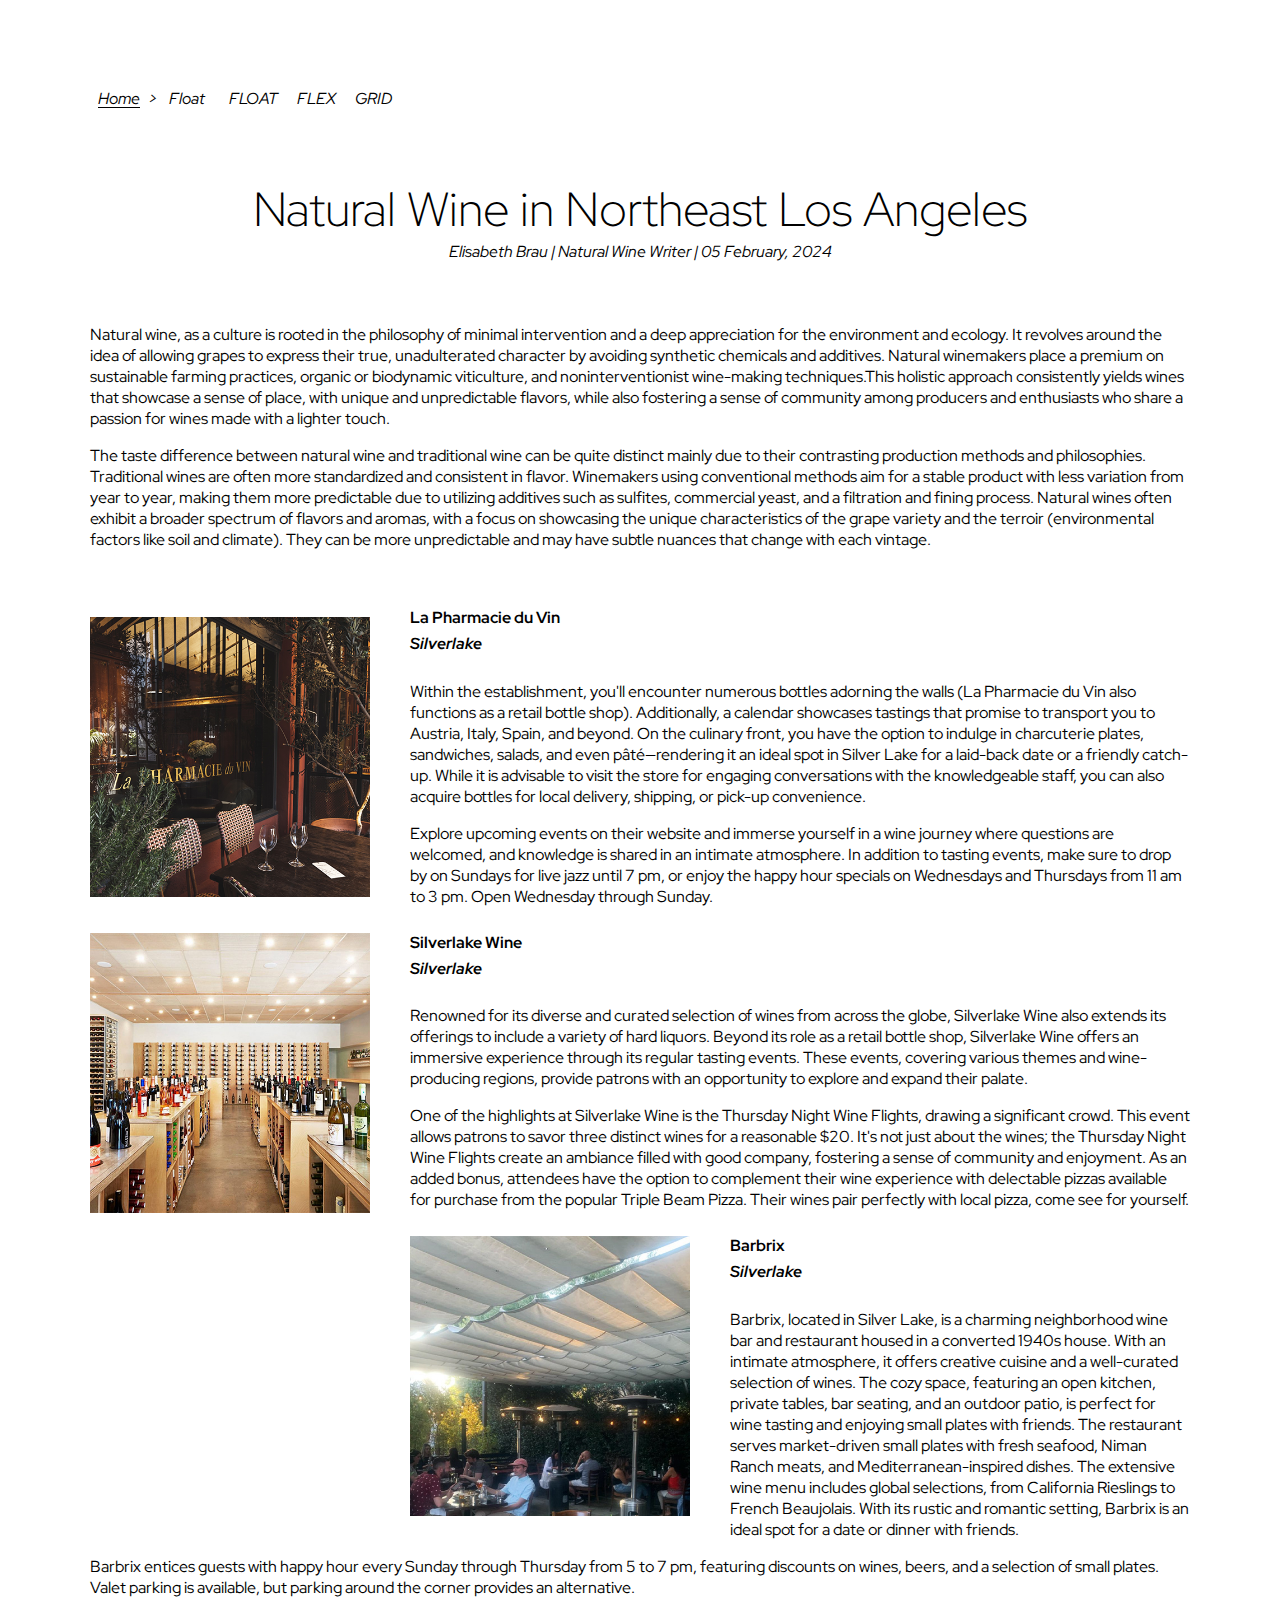
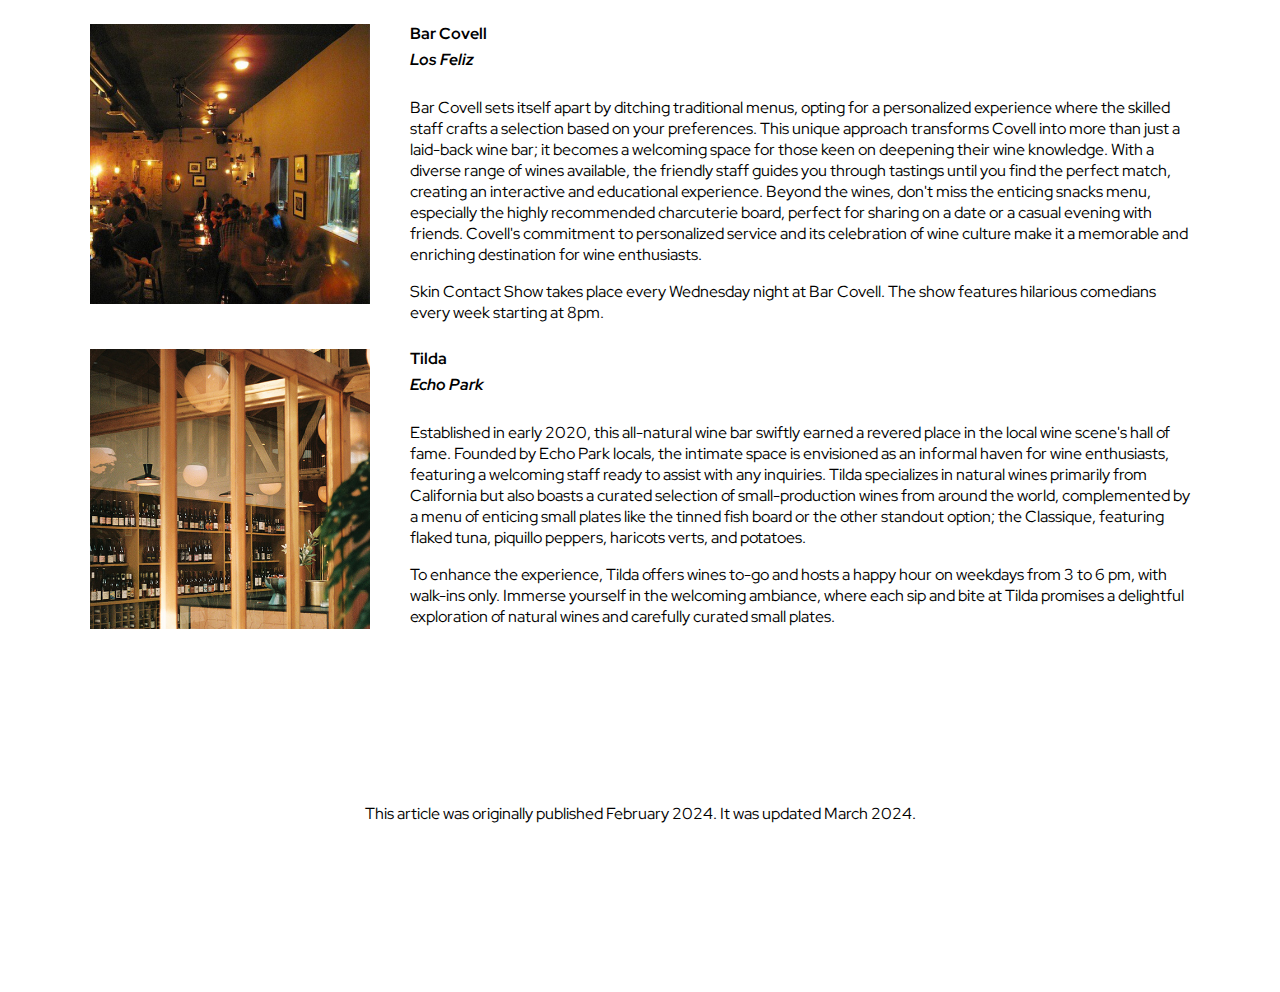
<file: index.html>
<!DOCTYPE html>
<html lang="en">
  <head>
    <meta charset="UTF-8" />
    <link
      rel="stylesheet"
      href="https://fonts.googleapis.com/css2?family=Red+Hat+Display:ital,wght@0,300;0,400;0,500;1,300&display=swap"
    />
    <link rel="stylesheet" href="style.css" />
  </head>
    <body>
      <div class="content-wrapper"> 
        <nav class="navbar" role="navigation" aria-label="main menu">
          <ol
            class="breadcrumbs"
            role="breadcrumb"
            aria-label="breadcrumb navigation"
          >
            <li><a href="index.html">Home</a></li>
            <li>Float</li>
          </ol>
          <ul class="main_nav" role="main_nav" aria-label="main navigation">
            <li><a href="float.html">FLOAT</a></li>
            <li><a href="flex.html">FLEX</a></li>
            <li><a href="grid.html">GRID</a></li>
          </ul>
        </nav>
  
        <header>
          <h1>Natural Wine in Northeast Los Angeles</h1>
          <div class="byline" role="byline" aria-label="byline">
            <div class="author">Elisabeth Brau</div>
            <div class="seperator">|</div>
            <div class="author-title">Natural Wine Writer</div>
            <div class="seperator">|</div>
            <time datetime="2024-02-05">05 February, 2024</time>
        </div>
        </header>
      <main>
        <!--Main section of the article-->
        <section class="intro">
          <div>
            <p>
              Natural wine, as a culture is rooted in the philosophy of minimal
              intervention and a deep appreciation for the environment and
              ecology. It revolves around the idea of allowing grapes to express
              their true, unadulterated character by avoiding synthetic chemicals
              and additives. Natural winemakers place a premium on sustainable
              farming practices, organic or biodynamic viticulture, and
              noninterventionist wine-making techniques.This holistic approach
              consistently yields wines that showcase a sense of place, with
              unique and unpredictable flavors, while also fostering a sense of
              community among producers and enthusiasts who share a passion for
              wines made with a lighter touch.
            </p>
          </div>
  
          <div>
            <p>
              The taste difference between natural wine and traditional wine can
              be quite distinct mainly due to their contrasting production methods
              and philosophies. Traditional wines are often more standardized and
              consistent in flavor. Winemakers using conventional methods aim for
              a stable product with less variation from year to year, making them
              more predictable due to utilizing additives such as sulfites,
              commercial yeast, and a filtration and fining process. Natural wines
              often exhibit a broader spectrum of flavors and aromas, with a focus
              on showcasing the unique characteristics of the grape variety and
              the terroir (environmental factors like soil and climate). They can
              be more unpredictable and may have subtle nuances that change with
              each vintage.
            </p>
          </div>
        </section>
  
        <section class="locational-guide">
          <div>
            <figure>
              <img
                class="sectionImage"
                src="./images/naturalwine2.png"
                width="280"
                alt="La Pharmacie du Vin"
              />
            </figure>
            <h2>La Pharmacie du Vin</h2>
            <h5>Silverlake</h5>
            <p>
              Within the establishment, you'll encounter numerous bottles adorning the walls (La Pharmacie du Vin also functions as a retail bottle shop). Additionally, a calendar showcases tastings that promise to transport you to Austria, Italy, Spain, and beyond. On the culinary front, you have the option to indulge in charcuterie plates, sandwiches, salads, and even pâté—rendering it an ideal spot in Silver Lake for a laid-back date or a friendly catch-up. While it is advisable to visit the store for engaging conversations with the knowledgeable staff, you can also acquire bottles for local delivery, shipping, or pick-up convenience.
            </p>
            <p>
              Explore upcoming events on their website and immerse yourself in a
              wine journey where questions are welcomed, and knowledge is shared
              in an intimate atmosphere. In addition to tasting events, make sure to drop by on Sundays for live jazz until 7 pm, or enjoy the happy hour specials on Wednesdays and Thursdays from 11 am to 3 pm. Open Wednesday through Sunday.
            </p>
          </div>
          <figure>
            <img
              class="sectionImage"
              src="./images/SilverlakeWine.jpg"
              width="280"
              alt="Tilda"
            />
          </figure>
          <div>
            <h2>Silverlake Wine</h2>
            <h5>Silverlake</h5>
            <p>
              Renowned for its diverse and curated selection of wines from across the globe, Silverlake Wine also extends its offerings to include a variety of hard liquors. Beyond its role as a retail bottle shop, Silverlake Wine offers an immersive experience through its regular tasting events. These events, covering various themes and wine-producing regions, provide patrons with an opportunity to explore and expand their palate.
            </p>
            <p>
              One of the highlights at Silverlake Wine is the Thursday Night Wine Flights, drawing a significant crowd. This event allows patrons to savor three distinct wines for a reasonable $20. It's not just about the wines; the Thursday Night Wine Flights create an ambiance filled with good company, fostering a sense of community and enjoyment. As an added bonus, attendees have the option to complement their wine experience with delectable pizzas available for purchase from the popular Triple Beam Pizza. Their wines pair perfectly with local pizza, come see for yourself. 
            </p>
          </div>
          <figure>
            <img
              class="sectionImage"
              src="./images/BarBrix.jpg"
              width="280"
              alt="Tilda"
            />
          </figure>
          <div>
            <h2>Barbrix</h2>
            <h5>Silverlake</h5>
            <p>Barbrix, located in Silver Lake, is a charming neighborhood wine bar and restaurant housed in a converted 1940s house. With an intimate atmosphere, it offers creative cuisine and a well-curated selection of wines. The cozy space, featuring an open kitchen, private tables, bar seating, and an outdoor patio, is perfect for wine tasting and enjoying small plates with friends. The restaurant serves market-driven small plates with fresh seafood, Niman Ranch meats, and Mediterranean-inspired dishes. The extensive wine menu includes global selections, from California Rieslings to French Beaujolais. With its rustic and romantic setting, Barbrix is an ideal spot for a date or dinner with friends. </p>
            <p>
              Barbrix entices guests with happy hour every Sunday through Thursday from 5 to 7 pm, featuring discounts on wines, beers, and a selection of small plates. Valet parking is available, but parking around the corner provides an alternative.
            </p>
          </div>
          <figure>
            <img
              class="sectionImage"
              src="./images/BarCovelle.jpg"
              width="280"
              alt="Tilda"
            />
          </figure>
          <div>
            <h2>Bar Covell</h2>
            <h5>Los Feliz</h5>
            <p>
              Bar Covell sets itself apart by ditching traditional menus, opting for a personalized experience where the skilled staff crafts a selection based on your preferences. This unique approach transforms Covell into more than just a laid-back wine bar; it becomes a welcoming space for those keen on deepening their wine knowledge. With a diverse range of wines available, the friendly staff guides you through tastings until you find the perfect match, creating an interactive and educational experience. Beyond the wines, don't miss the enticing snacks menu, especially the highly recommended charcuterie board, perfect for sharing on a date or a casual evening with friends. Covell's commitment to personalized service and its celebration of wine culture make it a memorable and enriching destination for wine enthusiasts.</p>
          
            <p>
              Skin Contact Show takes place every Wednesday night at Bar Covell. The show features hilarious comedians every week starting at 8pm. 
            </p>
          </div>
          <figure>
            <img
              class="sectionImage"
              src="./images/tilda.jpg"
              width="280"
              alt="Tilda"
            />
          </figure>
          <div>
            <h2>Tilda</h2>
            <h5>Echo Park</h5>
            <p>
              Established in early 2020, this all-natural wine bar swiftly earned a revered place in the local wine scene's hall of fame. Founded by Echo Park locals, the intimate space is envisioned as an informal haven for wine enthusiasts, featuring a welcoming staff ready to assist with any inquiries. Tilda specializes in natural wines primarily from California but also boasts a curated selection of small-production wines from around the world, complemented by a menu of enticing small plates like the tinned fish board or the other standout option; the Classique, featuring flaked tuna, piquillo peppers, haricots verts, and potatoes. 
            </p>
            <p>
              To enhance the experience, Tilda offers wines to-go and hosts a happy hour on weekdays from 3 to 6 pm, with walk-ins only. Immerse yourself in the welcoming ambiance, where each sip and bite at Tilda promises a delightful exploration of natural wines and carefully curated small plates.
            </p>
          </div>
         
        </section>
      </main>
      <footer>This article was originally published February 2024. It was updated March 2024.</footer>
      </div>
    </body>
</html>
</file>
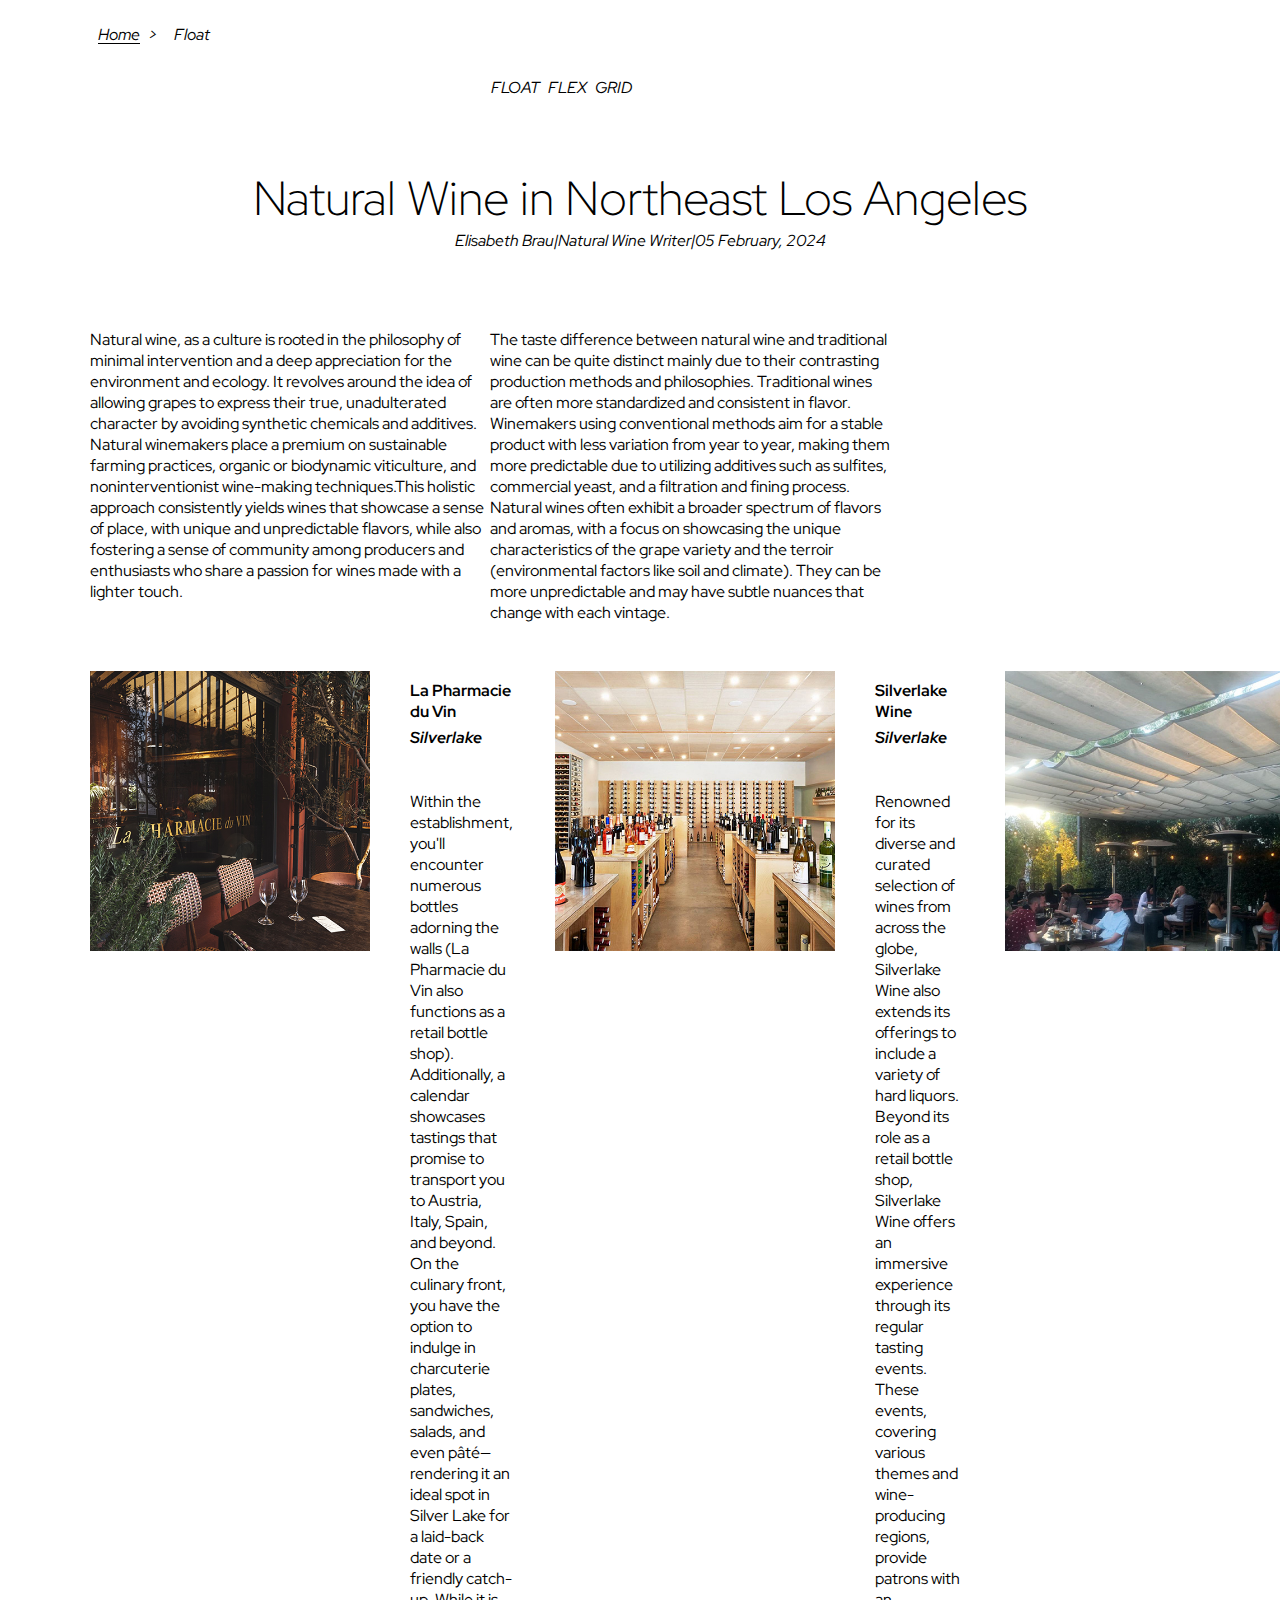
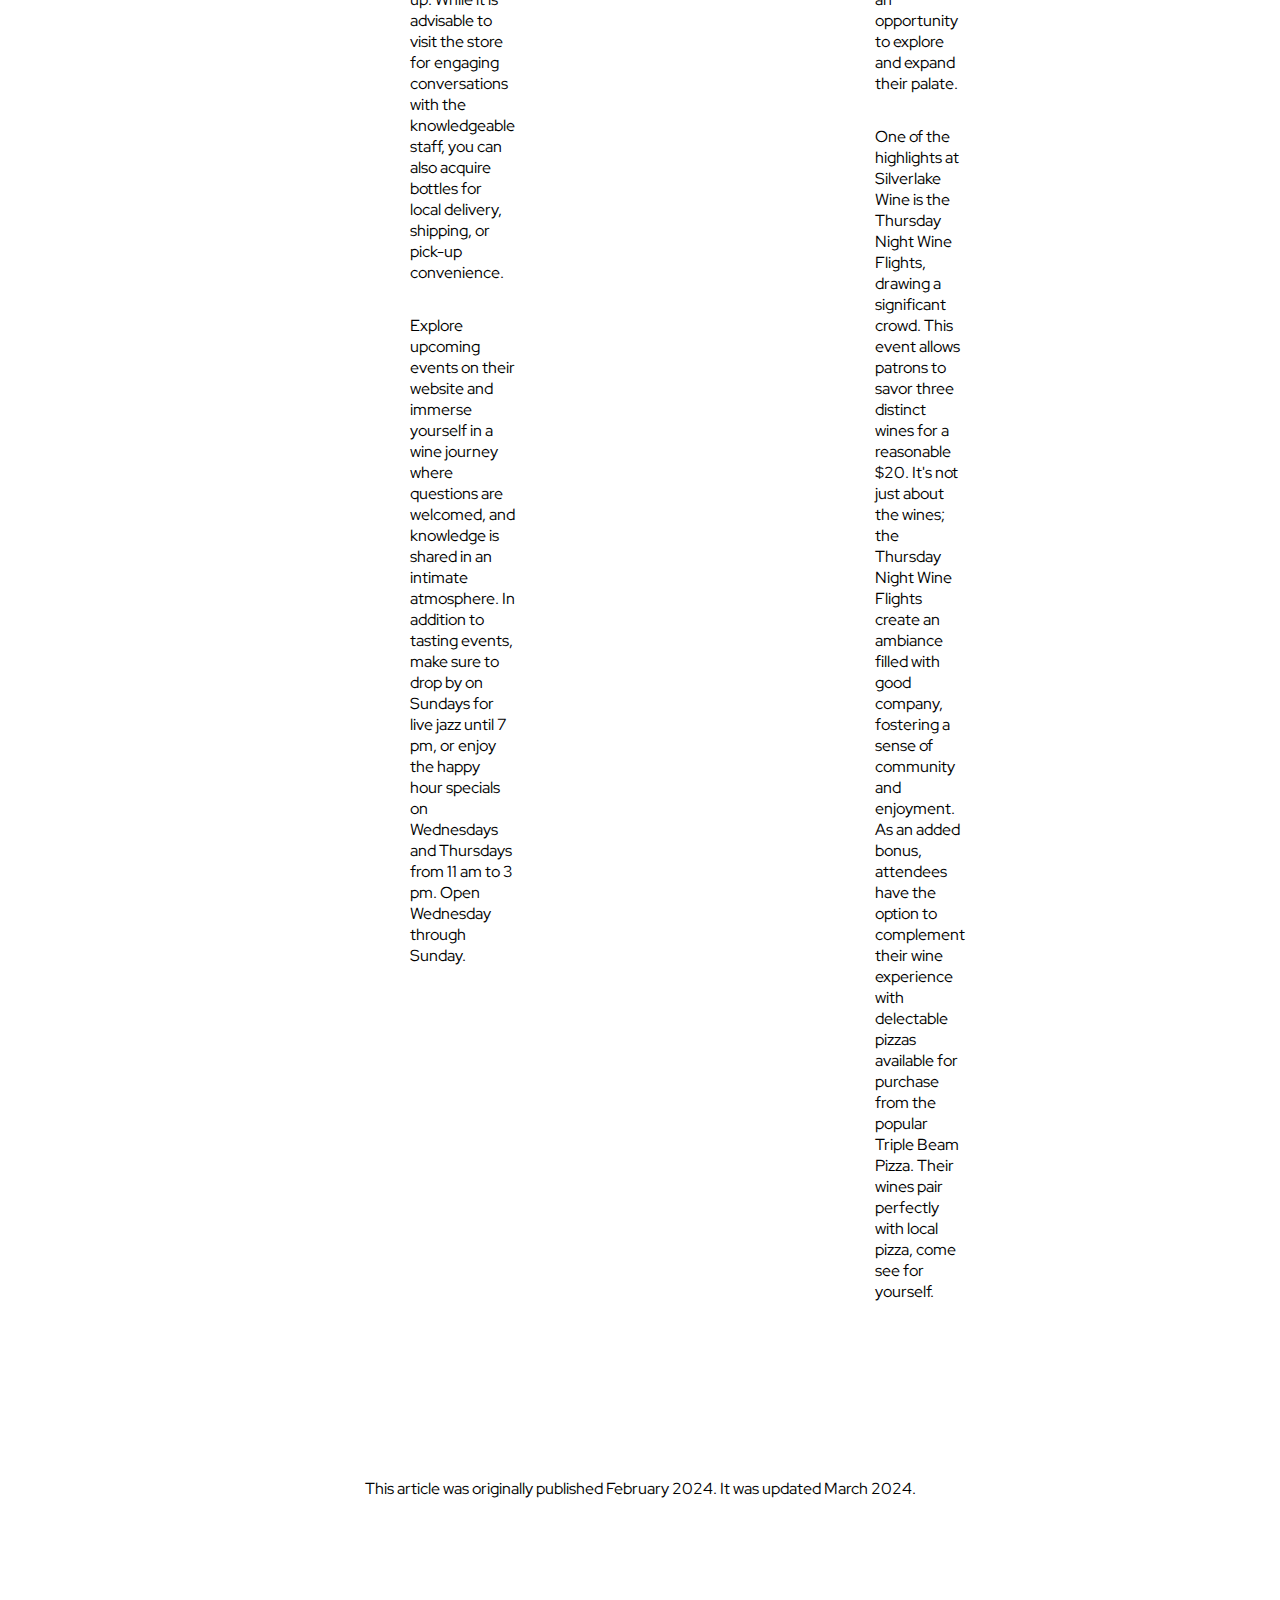
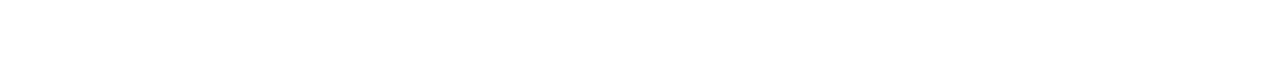
<file: flex.html>
<!DOCTYPE html>
<html lang="en">
  <head>
    <meta charset="UTF-8" />
    <link
      rel="stylesheet"
      href="https://fonts.googleapis.com/css2?family=Red+Hat+Display:ital,wght@0,300;0,400;0,500;1,300&display=swap"
    />
    <link rel="stylesheet" href="flex.css" />
  </head>
    <body>
      <div class="content-wrapper"> 
        <nav class="navbar" role="navigation" aria-label="main menu">
          <ol
            class="breadcrumbs"
            role="breadcrumb"
            aria-label="breadcrumb navigation"
          >
            <li><a href="index.html">Home</a></li>
            <li>Float</li>
          </ol>
          <ul class="main_nav" role="main_nav" aria-label="main navigation">
            <li><a href="float.html">FLOAT</a></li>
            <li><a href="flex.html">FLEX</a></li>
            <li><a href="grid.html">GRID</a></li>
          </ul>
        </nav>
  
        <header>
          <h1>Natural Wine in Northeast Los Angeles</h1>
          <div class="byline" role="byline" aria-label="byline">
            <div class="author">Elisabeth Brau</div>
            <div class="seperator">|</div>
            <div class="author-title">Natural Wine Writer</div>
            <div class="seperator">|</div>
            <time datetime="2024-02-05">05 February, 2024</time>
        </div>
        </header>
      <main>
        <!--Main section of the article-->
        <section class="intro" role="intro" aria-label="Introduction"> 
          <div class="text">
            <p>
              Natural wine, as a culture is rooted in the philosophy of minimal
              intervention and a deep appreciation for the environment and
              ecology. It revolves around the idea of allowing grapes to express
              their true, unadulterated character by avoiding synthetic chemicals
              and additives. Natural winemakers place a premium on sustainable
              farming practices, organic or biodynamic viticulture, and
              noninterventionist wine-making techniques.This holistic approach
              consistently yields wines that showcase a sense of place, with
              unique and unpredictable flavors, while also fostering a sense of
              community among producers and enthusiasts who share a passion for
              wines made with a lighter touch.
            </p>
          </div>
  
          <div class="text">
            <p>
              The taste difference between natural wine and traditional wine can
              be quite distinct mainly due to their contrasting production methods
              and philosophies. Traditional wines are often more standardized and
              consistent in flavor. Winemakers using conventional methods aim for
              a stable product with less variation from year to year, making them
              more predictable due to utilizing additives such as sulfites,
              commercial yeast, and a filtration and fining process. Natural wines
              often exhibit a broader spectrum of flavors and aromas, with a focus
              on showcasing the unique characteristics of the grape variety and
              the terroir (environmental factors like soil and climate). They can
              be more unpredictable and may have subtle nuances that change with
              each vintage.
            </p>
          </div>
        </section>
  
        <section class="locational-guide">
          <section class="La-Pharmacie-du-Vin">
            <figure>
              <img
                class="sectionImage"
                src="./images/naturalwine2.png"
                width="280"
                alt="La Pharmacie du Vin"
              />
            </figure>
            <div class="text">
              <h2>La Pharmacie du Vin</h2>
            <h5>Silverlake</h5>
            <p>
              Within the establishment, you'll encounter numerous bottles adorning the walls (La Pharmacie du Vin also functions as a retail bottle shop). Additionally, a calendar showcases tastings that promise to transport you to Austria, Italy, Spain, and beyond. On the culinary front, you have the option to indulge in charcuterie plates, sandwiches, salads, and even pâté—rendering it an ideal spot in Silver Lake for a laid-back date or a friendly catch-up. While it is advisable to visit the store for engaging conversations with the knowledgeable staff, you can also acquire bottles for local delivery, shipping, or pick-up convenience.
            </p>
            <p>
              Explore upcoming events on their website and immerse yourself in a
              wine journey where questions are welcomed, and knowledge is shared
              in an intimate atmosphere. In addition to tasting events, make sure to drop by on Sundays for live jazz until 7 pm, or enjoy the happy hour specials on Wednesdays and Thursdays from 11 am to 3 pm. Open Wednesday through Sunday.
            </p>
            </div>
          </section>
            
          <section class="Silverlake-Wine">
            <figure>
              <img
                class="sectionImage"
                src="./images/SilverlakeWine.jpg"
                width="280"
                alt="Tilda"
              />
            </figure>
            <div class="text">
              <h2>Silverlake Wine</h2>
              <h5>Silverlake</h5>
              <p>
                Renowned for its diverse and curated selection of wines from across the globe, Silverlake Wine also extends its offerings to include a variety of hard liquors. Beyond its role as a retail bottle shop, Silverlake Wine offers an immersive experience through its regular tasting events. These events, covering various themes and wine-producing regions, provide patrons with an opportunity to explore and expand their palate.
              </p>
              <p>
                One of the highlights at Silverlake Wine is the Thursday Night Wine Flights, drawing a significant crowd. This event allows patrons to savor three distinct wines for a reasonable $20. It's not just about the wines; the Thursday Night Wine Flights create an ambiance filled with good company, fostering a sense of community and enjoyment. As an added bonus, attendees have the option to complement their wine experience with delectable pizzas available for purchase from the popular Triple Beam Pizza. Their wines pair perfectly with local pizza, come see for yourself. 
              </p>
            </div>
          </section>
         
          <section class="BarBrix">
            <figure>
              <img
                class="sectionImage"
                src="./images/BarBrix.jpg"
                width="280"
                alt="Tilda"
              />
            </figure>
            <div class="text">
              <h2>Barbrix</h2>
              <h5>Silverlake</h5>
              <p>Barbrix, located in Silver Lake, is a charming neighborhood wine bar and restaurant housed in a converted 1940s house. With an intimate atmosphere, it offers creative cuisine and a well-curated selection of wines. The cozy space, featuring an open kitchen, private tables, bar seating, and an outdoor patio, is perfect for wine tasting and enjoying small plates with friends. The restaurant serves market-driven small plates with fresh seafood, Niman Ranch meats, and Mediterranean-inspired dishes. The extensive wine menu includes global selections, from California Rieslings to French Beaujolais. With its rustic and romantic setting, Barbrix is an ideal spot for a date or dinner with friends. </p>
              <p>
                Barbrix entices guests with happy hour every Sunday through Thursday from 5 to 7 pm, featuring discounts on wines, beers, and a selection of small plates. Valet parking is available, but parking around the corner provides an alternative.
              </p>
            </div>
          </section>

          <section class="BarCovell">
            <figure>
              <img
                class="sectionImage"
                src="./images/BarCovelle.jpg"
                width="280"
                alt="Tilda"
              />
            </figure>
            <div class="text">
              <h2>Bar Covell</h2>
              <h5>Los Feliz</h5>
              <p>
                Bar Covell sets itself apart by ditching traditional menus, opting for a personalized experience where the skilled staff crafts a selection based on your preferences. This unique approach transforms Covell into more than just a laid-back wine bar; it becomes a welcoming space for those keen on deepening their wine knowledge. With a diverse range of wines available, the friendly staff guides you through tastings until you find the perfect match, creating an interactive and educational experience. Beyond the wines, don't miss the enticing snacks menu, especially the highly recommended charcuterie board, perfect for sharing on a date or a casual evening with friends. Covell's commitment to personalized service and its celebration of wine culture make it a memorable and enriching destination for wine enthusiasts.</p>
            
              <p>
                Skin Contact Show takes place every Wednesday night at Bar Covell. The show features hilarious comedians every week starting at 8pm. 
              </p>
            </div>
          </section>
          
         <section class="Tilda">
          <figure>
            <img
              class="sectionImage"
              src="./images/tilda.jpg"
              width="280"
              alt="Tilda"
            />
          </figure>
          <div class="text">
            <h2>Tilda</h2>
            <h5>Echo Park</h5>
            <p>
              Established in early 2020, this all-natural wine bar swiftly earned a revered place in the local wine scene's hall of fame. Founded by Echo Park locals, the intimate space is envisioned as an informal haven for wine enthusiasts, featuring a welcoming staff ready to assist with any inquiries. Tilda specializes in natural wines primarily from California but also boasts a curated selection of small-production wines from around the world, complemented by a menu of enticing small plates like the tinned fish board or the other standout option; the Classique, featuring flaked tuna, piquillo peppers, haricots verts, and potatoes. 
            </p>
            <p>
              To enhance the experience, Tilda offers wines to-go and hosts a happy hour on weekdays from 3 to 6 pm, with walk-ins only. Immerse yourself in the welcoming ambiance, where each sip and bite at Tilda promises a delightful exploration of natural wines and carefully curated small plates.
            </p>
          </div>
         </section>
         
        </section>
      </main>
      <footer>This article was originally published February 2024. It was updated March 2024.</footer>
      </div>
    </body>
</html>
</file>
<file: style.css>
body {
    font-size: 16px;
    font-family: 'Red Hat Display', sans-serif; font: weight 300px;
    font-style: light italic;
}

.content-wrapper {
    margin-right: auto;
    margin-left: auto;
    max-width: 1100px;
}

/* Breadbrumbs Menu */

.breadcrumbs {
    color: black;
    font-style: italic;
    display: inline-block;
    float: left;
    padding: 0;
    margin-left: .5rem;
    margin-top: .5rem;
    margin-bottom: .5rem;
}

.breadcrumbs li {
    display: inline-block;
}

.breadcrumbs li::after {
    content: '>';
    padding: 0 0.5em;
}

.breadcrumbs li:last-child::after {
    content: '';
}

.breadcrumbs a {
    color: black;
    text-underline-offset: 3px;
}

.breadcrumbs a:hover {
    text-decoration: underline;
    text-decoration-color: gray;
    text-decoration-thickness: 3px;
    text-underline-offset: 6px;
    text-decoration-skip-ink: none;
}

/* main navigation menu */

.main_nav {
    padding: 0;
    margin-top: 5rem;
    margin-bottom: .5rem;
    font-style: italic;
}

.main_nav li {
    display: inline-block;
    margin: .5rem;
}

.main_nav a {
text-decoration: none;
color: black;
}

.main_nav a:hover {
    text-decoration: underline;
    text-decoration-color:gray;
    text-decoration-thickness: 3px;
    text-underline-offset: 6px;
}

header {
    text-align: center;
    display: block;
    width: 100%;
    float: left;
    margin-bottom: 30px;
    padding-top: 2rem;
    padding-bottom: 2rem;
}

.intro {
padding-top: 0%;
padding-bottom: 1rem;
}

h1 {
    font-size: 3rem;
    font-family: 'Red Hat Display', sans-serif; font-weight: 300;
     margin: 0;
     margin-top: 20px;
}

h2 {
    font-size: 16px;
    font-family: 'Red Hat Display', sans-serif; font: weight 300px;
    font-style: normal;
    margin-top: 25px;
    margin-bottom: 5px;
}

h5 {
    font-size: 16px;
    font-family: 'Red Hat Display', sans-serif; font: weight 300px;
    font-style: italic;
    margin-top: 0px ;
}

.byline {
    font-family: 'Red Hat Display', sans-serif; font: weight 300px;
    font-style: italic;
}

.author {
    display: inline;
}

.author-title {
    display: inline;
}

.byline .seperator {
    display: inline;
}

section{
    clear: both;
}

figure {
    float: left;
    display: inline-block;
    margin-left: 0;
    margin-bottom: 20px;
    margin-top: 10px;
}

figure {
    align: center;
}

footer {
    text-align: center;
    padding-top: 10rem;
    padding-bottom: 10rem;
}
</file>
<file: flex.css>
body {
    font-size: 16px;
    font-family: 'Red Hat Display', sans-serif; font: weight 300px;
    font-style: light italic;
}

.content-wrapper {
    margin-right: auto;
    margin-left: auto;
    max-width: 1100px;
    display: flex;
    flex-direction: column;
}

/* Breadbrumbs Menu */

.breadcrumbs {
    color: black;
    font-style: italic;
    display: inline-block;
    width: 50%;
    padding: 0;
    margin-left: .5rem;
    margin-top: .5rem;
    margin-bottom: .5rem;
    display: inline-flex;
    justify-content:flex-start;
}

.breadcrumbs li {
    display: inline-flex;
    margin: 0;
    margin-right: 0.5rem;
    margin-top: 0.5rem;
    margin-bottom: 0.5rem;
}

.breadcrumbs li::after {
    content: ">";
    padding: 0 0.5em;
}

.breadcrumbs li:last-child::after {
    content: " ";
}

.breadcrumbs a {
    color: black;
    text-underline-offset: 3px;
}

.breadcrumbs a:hover {
    text-decoration: underline;
    text-decoration-color: gray;
    text-decoration-thickness: 3px;
    text-underline-offset: 6px;
    text-decoration-skip-ink: none;
}

/* main navigation menu */

.main_nav {
    width: 50%;
    padding: 0;
    margin-top: .5rem;
    margin-bottom: .5rem;
    font-style: italic;
    display: inline-flex;
    justify-content: flex-end;
}

.main {
    display: flex;
    flex-direction: column;

}
.main_nav li {
    display: inline-flex;
    margin: 0;
    margin-right: 0.5rem;
    margin-top: 0.5rem;
    margin-bottom: 0.5rem;
}

.main_nav a {
text-decoration: none;
color: black;
}

.main_nav a:hover {
    text-decoration: underline;
    text-decoration-color:gray;
    text-decoration-thickness: 3px;
    text-underline-offset: 6px;
}

header {
    clear: both;
    display: flex;
    flex-direction: column;
    width: 100%;
    float: left;
    margin-bottom: 30px;
    padding-top: 2rem;
    padding-bottom: 2rem;
}

.intro {
padding-top: 0%;
padding-bottom: 1rem;
}

h1 {
    font-size: 3rem;
    font-family: 'Red Hat Display', sans-serif; font-weight: 300;
     margin: 0;
     margin-top: 20px;
     display: flex;
     justify-content: center;
}

h2 {
    font-size: 16px;
    width: 100%;
    font-family: 'Red Hat Display', sans-serif; font: weight 300px;
    font-style: normal;
    margin-top: 25px;
    margin-bottom: 5px;
}

h5 {
    font-size: 16px;
    width: 100%;
    font-family: 'Red Hat Display', sans-serif; font: weight 300px;
    font-style: italic;
    margin-top: 0px ;
}

.byline {
    font-family: 'Red Hat Display', sans-serif; font: weight 300px;
    font-style: italic;
    display: inline-flex;
    justify-content: center;
}

.author {
    display: inline;
}

.author-title {
    display: inline;
}

.byline .seperator {
    display: inline;
}

section{
    display: flex;
    flex-wrap: flex;
}

figure {
    display: flex;
    flex-direction: column;
    margin-left: 0;
}


.text {
    max-width: 400px;
    display: flex;
    flex-direction: column;
}

.La-Pharmacie-du-Vin .text {
    margin-right: 40px;
}

.BarBrix .text {
    margin-right: 40px;
}

.Silverlake-Wine .text {
    margin-right: 40px;
}

.BarCovell .text {
    margin-right: 40px;
}

.Tilda .text {
    margin-right: 40px;
}

footer {
    text-align: center;
    clear: both;
    padding-top: 10rem;
    padding-bottom: 10rem;
}
</file>
